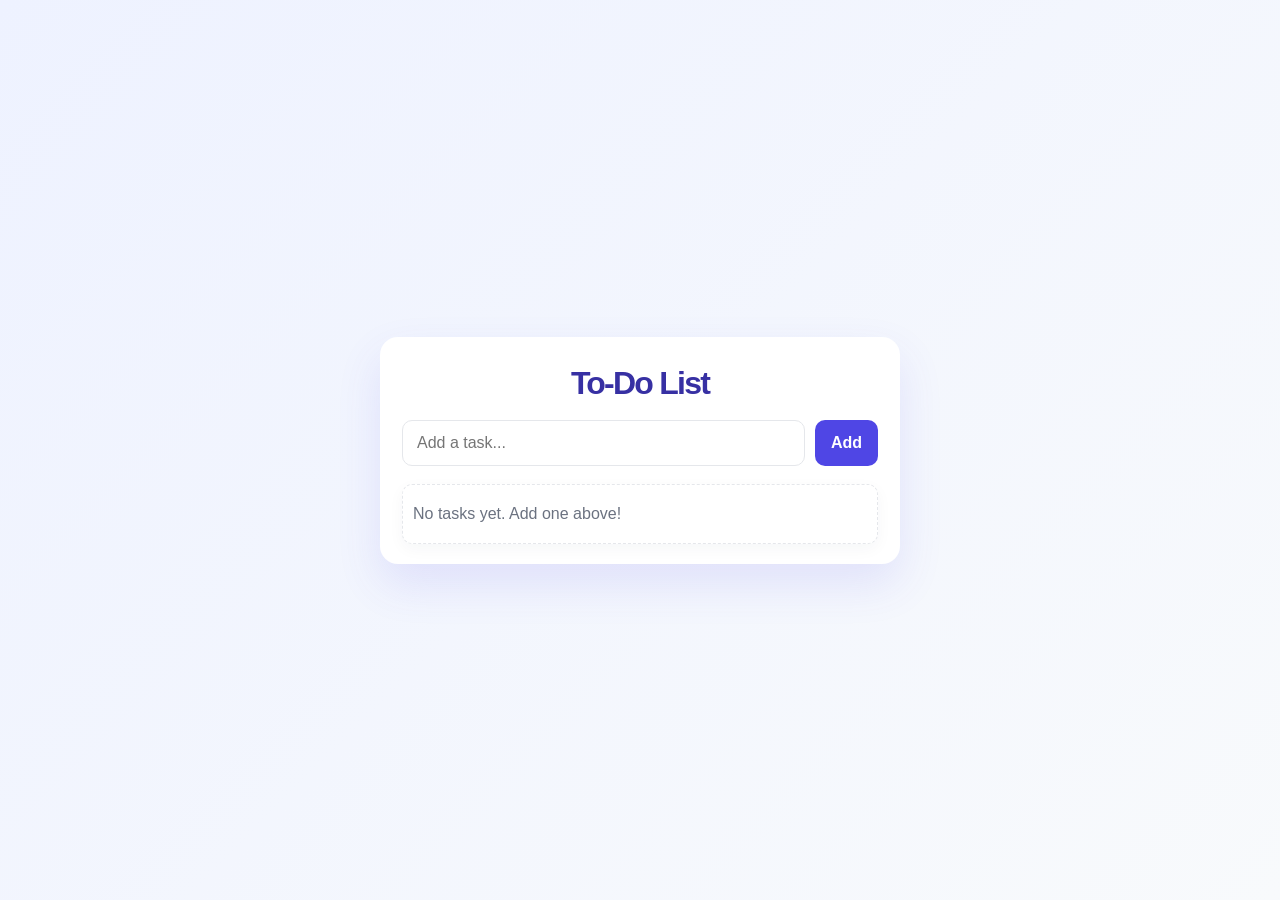
<file: index.html>
<!DOCTYPE html>
<html lang="en">
  <head>
    <meta charset="UTF-8" />
    <meta name="viewport" content="width=device-width, initial-scale=1.0" />
    <title>To-Do List</title>
    <link rel="stylesheet" href="style.css" />
    <style>
      :root {
        --bg: #f4f7fb;
        --card: #ffffff;
        --primary: #4f46e5;
        --primary-dark: #3730a3;
        --text: #1f2937;
        --muted: #6b7280;
        --border: #e5e7eb;
        --success: #22c55e;
        --danger: #d60e0e;

      }

      * {
        box-sizing: border-box;
      }

      body {
        margin: 0;
        font-family: Arial, Helvetica, sans-serif;
        background: linear-gradient(135deg, #eef2ff, #f8fafc);
        color: var(--text);
        min-height: 100vh;
        display: grid;
        place-items: center;
      }

      .todo-app {
        width: min(92vw, 520px);
        background: var(--card);
        border-radius: 18px;
        box-shadow: 0 20px 45px rgba(79, 70, 229, 0.12);
        padding: 28px 22px 20px;
      }

      h1 {
        margin: 0 0 18px;
        font-size: 2rem;
        text-align: center;
        color: var(--primary-dark);
      }

      .input-row {
        display: flex;
        gap: 10px;
        margin-bottom: 18px;
      }

      input[type="text"] {
        flex: 1;
        padding: 13px 14px;
        border: 1px solid var(--border);
        border-radius: 10px;
        font-size: 1rem;
        outline: none;
        transition: border-color 0.2s ease;
      }

      input[type="text"]:focus {
        border-color: var(--primary);
      }

      button {
        border: none;
        border-radius: 10px;
        padding: 12px 16px;
        font-weight: 600;
        cursor: pointer;
        transition: transform 0.15s ease, opacity 0.2s ease;
      }

      button:hover {
        transform: translateY(-1px);
      }

      .add-btn {
        background: var(--primary);
        color: #fff;
      }

      .task-list {
        list-style: none;
        margin: 0;
        padding: 0;
      }

      .task-item {
        display: flex;
        align-items: center;
        gap: 12px;
        background: #f9fafb;
        border: 1px solid var(--border);
        border-radius: 12px;
        padding: 12px 10px;
        margin-bottom: 10px;
      }

      .task-item.completed .task-text {
        text-decoration: line-through;
        color: var(--muted);
      }

      .task-check {
        appearance: none;
        width: 18px;
        height: 18px;
        border: 2px solid var(--primary);
        border-radius: 50%;
        position: relative;
        cursor: pointer;
        background: #fff;
      }

      .task-check:checked {
        background: var(--success);
        border-color: var(--success);
      }

      .task-check:checked::after {
        content: "";
        position: absolute;
        left: 4px;
        top: 1px;
        width: 5px;
        height: 9px;
        border: solid white;
        border-width: 0 2px 2px 0;
        transform: rotate(45deg);
      }

      .task-text {
        flex: 1;
        word-break: break-word;
      }

      .delete-btn {
        background: transparent;
        color: var(--danger);
        padding: 8px 10px;
        font-size: 0.9rem;
      }

      .empty-state {
        text-align: center;
        color: var(--muted);
        padding: 16px 10px;
        border: 1px dashed var(--border);
        border-radius: 10px;
      }

    </style>
  </head>
  <body>
    <div class="todo-app">
      <h1>To-Do List</h1>

      <div class="input-row">
        <input type="text" id="taskInput" placeholder="Add a task..." />
        <button class="add-btn" id="addBtn">Add</button>
      </div>

      <ul class="task-list" id="taskList"></ul>

      <footer></footer>
    </div>

    <script>
      const taskInput = document.getElementById('taskInput');
      const taskList = document.getElementById('taskList');
      const addBtn = document.getElementById('addBtn');

      function createTaskItem(text, completed = false) {
        const li = document.createElement('li');
        li.className = 'task-item' + (completed ? ' completed' : '');

        const checkbox = document.createElement('input');
        checkbox.type = 'checkbox';
        checkbox.className = 'task-check';
        checkbox.checked = completed;

        const taskText = document.createElement('span');
        taskText.className = 'task-text';
        taskText.textContent = text;

        const deleteBtn = document.createElement('button');
        deleteBtn.className = 'delete-btn';
        deleteBtn.textContent = 'Delete';

        checkbox.addEventListener('change', () => {
          li.classList.toggle('completed', checkbox.checked);
        });

        deleteBtn.addEventListener('click', () => {
          li.remove();
          updateEmptyState();
        });

        li.appendChild(checkbox);
        li.appendChild(taskText);
        li.appendChild(deleteBtn);

        return li;
      }

      function updateEmptyState() {
        const tasks = document.querySelectorAll('.task-item');
        if (tasks.length === 0) {
          if (!document.querySelector('.empty-state')) {
            const empty = document.createElement('li');
            empty.className = 'empty-state';
            empty.textContent = 'No tasks yet. Add one above!';
            taskList.appendChild(empty);
          }
        } else {
          const empty = document.querySelector('.empty-state');
          if (empty) empty.remove();
        }
      }

      function addTask() {
        const value = taskInput.value.trim();
        if (!value) {
          taskInput.focus();
          return;
        }

        taskList.appendChild(createTaskItem(value));
        taskInput.value = '';
        taskInput.focus();
        updateEmptyState();
      }

      addBtn.addEventListener('click', addTask);

      taskInput.addEventListener('keydown', (event) => {
        if (event.key === 'Enter') {
          addTask();
        }
      });

      updateEmptyState();
    </script>
  </body>
</html>
</file>
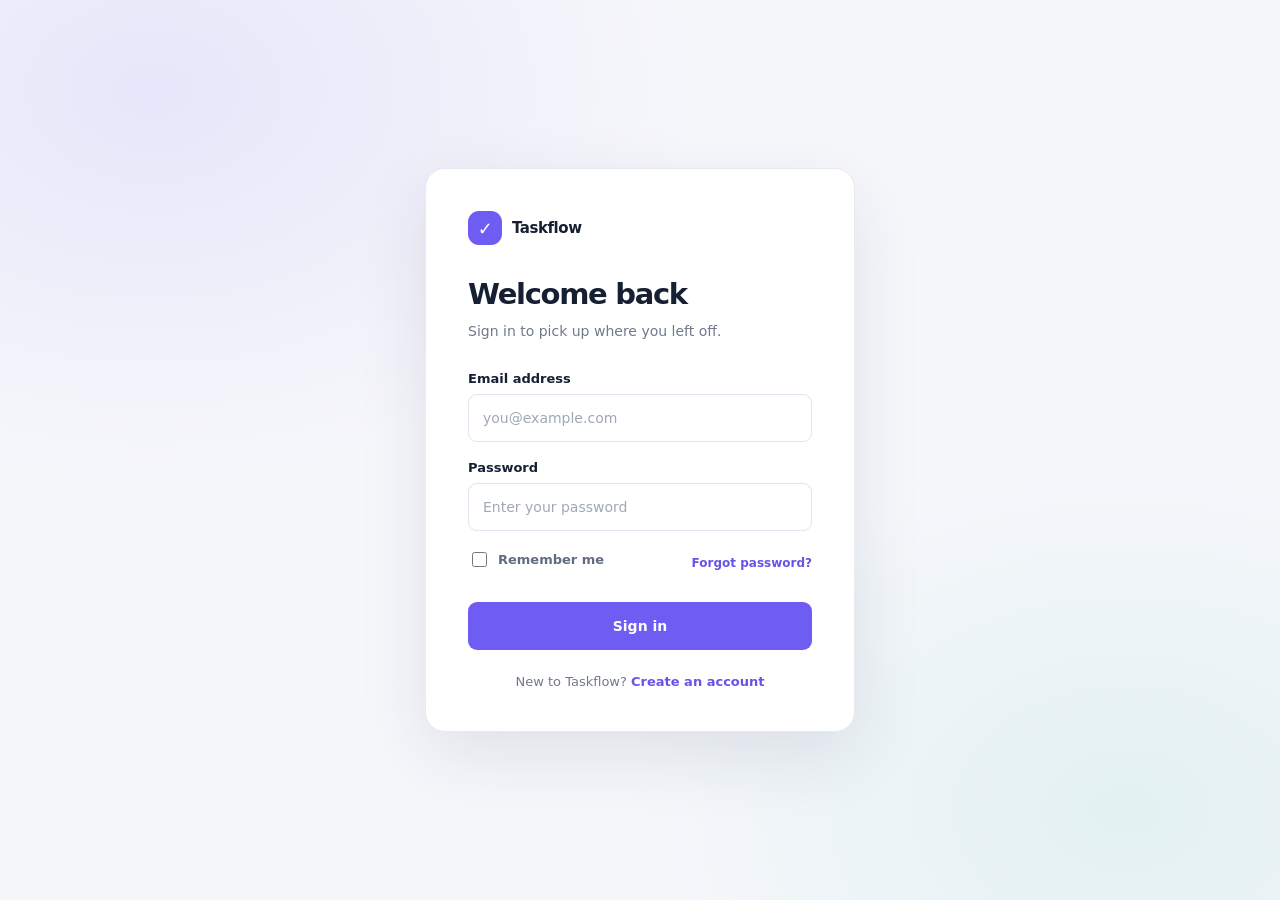
<file: login.html>
<!DOCTYPE html>
<html lang="en">
<head>
	<meta charset="UTF-8">
	<meta name="viewport" content="width=device-width, initial-scale=1.0">
	<meta name="theme-color" content="#f6f7fb">
	<title>Sign in</title>
	<style>
		:root {
			color-scheme: light;
			font-family: Inter, ui-sans-serif, system-ui, -apple-system, BlinkMacSystemFont, "Segoe UI", sans-serif;
			color: #172033;
			background: #f6f7fb;
			font-synthesis: none;
		}

		* { box-sizing: border-box; }

		body {
			min-height: 100vh;
			margin: 0;
			display: grid;
			place-items: center;
			padding: 32px 18px;
			background:
				radial-gradient(ellipse at 12% 10%, rgba(111, 92, 242, .11), transparent 34%),
				radial-gradient(ellipse at 88% 90%, rgba(55, 188, 171, .10), transparent 32%),
				#f6f7fb;
		}

		.login-card {
			width: min(100%, 430px);
			padding: 42px;
			border: 1px solid #e8eaf1;
			border-radius: 20px;
			background: #fff;
			box-shadow: 0 24px 70px rgba(30, 39, 68, .10);
		}

		.brand {
			display: inline-flex;
			align-items: center;
			gap: 10px;
			margin-bottom: 32px;
			color: #172033;
			font-size: 15px;
			font-weight: 750;
			letter-spacing: -.03em;
		}

		.brand-mark {
			display: grid;
			width: 34px;
			height: 34px;
			place-items: center;
			border-radius: 11px;
			background: #6f5cf2;
			color: #fff;
			font-size: 18px;
		}

		h1 { margin: 0; font-size: 29px; letter-spacing: -.045em; }
		.intro { margin: 9px 0 28px; color: #70798d; font-size: 14px; line-height: 1.6; }

		.field { margin-bottom: 18px; }
		label { display: block; margin-bottom: 8px; font-size: 13px; font-weight: 650; }

		input[type="email"], input[type="password"] {
			width: 100%;
			height: 48px;
			padding: 0 14px;
			border: 1px solid #dfe3ed;
			border-radius: 9px;
			outline: none;
			background: #fff;
			color: #172033;
			font: inherit;
			font-size: 14px;
			transition: border-color .2s, box-shadow .2s;
		}

		input::placeholder { color: #a0a7b6; }
		input:focus { border-color: #7969f4; box-shadow: 0 0 0 3px rgba(111, 92, 242, .14); }

		.form-options {
			display: flex;
			justify-content: space-between;
			align-items: center;
			gap: 12px;
			margin: 3px 0 24px;
			font-size: 12px;
		}

		.remember { display: inline-flex; align-items: center; gap: 8px; color: #626c80; }
		.remember input { width: 15px; height: 15px; accent-color: #6f5cf2; }
		a { color: #6654e8; font-weight: 650; text-decoration: none; }
		a:hover { text-decoration: underline; }

		button {
			width: 100%;
			height: 48px;
			border: 0;
			border-radius: 9px;
			background: #6f5cf2;
			color: #fff;
			cursor: pointer;
			font: inherit;
			font-size: 14px;
			font-weight: 700;
			transition: background .2s, transform .2s;
		}

		button:hover { background: #5e4ce0; }
		button:active { transform: translateY(1px); }
		button:focus-visible, a:focus-visible { outline: 3px solid #bcb4ff; outline-offset: 3px; }

		.signup { margin: 24px 0 0; color: #70798d; text-align: center; font-size: 13px; }

		@media (max-width: 480px) {
			.login-card { padding: 32px 24px; }
		}
	</style>
</head>
<body>
	<main class="login-card">
		<div class="brand" aria-label="Taskflow">
			<span class="brand-mark" aria-hidden="true">✓</span>
			<span>Taskflow</span>
		</div>

		<h1>Welcome back</h1>
		<p class="intro">Sign in to pick up where you left off.</p>

		<form action="#" method="post">
			<div class="field">
				<label for="email">Email address</label>
				<input id="email" name="email" type="email" placeholder="you@example.com" autocomplete="email" required>
			</div>

			<div class="field">
				<label for="password">Password</label>
				<input id="password" name="password" type="password" placeholder="Enter your password" autocomplete="current-password" required>
			</div>

			<div class="form-options">
				<label class="remember" for="remember">
					<input id="remember" name="remember" type="checkbox">
					Remember me
				</label>
				<a href="#forgot-password">Forgot password?</a>
			</div>

			<button type="submit">Sign in</button>
		</form>

		<p class="signup">New to Taskflow? <a href="#sign-up">Create an account</a></p>
	</main>
</body>
</html>
</file>
<file: style.css>
* {
	box-sizing: border-box;
}

:root {
	font-family: Inter, ui-sans-serif, system-ui, -apple-system, BlinkMacSystemFont, "Segoe UI", sans-serif;
	color: #20283a;
	background: #f3f5fb;
	font-synthesis: none;
	text-rendering: optimizeLegibility;
}

body {
	min-height: 100vh;
	margin: 0;
	padding: clamp(2.5rem, 9vh, 5rem) 1.25rem;
	background: radial-gradient(ellipse at top, #e8edff 0, #f3f5fb 38rem);
}

body > * {
	width: min(100%, 38rem);
	margin-right: auto;
	margin-left: auto;
}

h1 {
	margin-top: 0;
	margin-bottom: 1.75rem;
	color: #20283a;
	font-size: clamp(2rem, 6vw, 3rem);
	font-weight: 800;
	letter-spacing: -0.055em;
	text-align: center;
}

form {
	display: flex;
	gap: 0.65rem;
	padding: 0.65rem;
	border: 1px solid #e5e8f1;
	border-radius: 1rem;
	background: #fff;
	box-shadow: 0 12px 35px rgb(35 48 85 / 8%);
}

input:not([type="checkbox"]) {
	min-width: 0;
	flex: 1;
	padding: 0.85rem 1rem;
	border: 1px solid transparent;
	border-radius: 0.65rem;
	outline: none;
	color: inherit;
	font: inherit;
}

input:not([type="checkbox"]):focus {
	border-color: #aab8ff;
	box-shadow: 0 0 0 3px rgb(92 113 245 / 14%);
}

button {
	padding: 0.8rem 1.15rem;
	border: 0;
	border-radius: 0.65rem;
	background: #5869e8;
	color: #fff;
	font: inherit;
	font-weight: 700;
	cursor: pointer;
	transition: background 150ms ease, transform 150ms ease;
}

button:hover {
	transform: translateY(-1px);
	background: #4657d3;
}

button:focus-visible,
input:focus-visible {
	outline: 3px solid rgb(88 105 232 / 35%);
	outline-offset: 2px;
}

ul,
ol {
	display: grid;
	gap: 0.7rem;
	margin: 1.25rem 0 0;
	padding: 0;
	list-style: none;
}

li {
	display: flex;
	align-items: center;
	gap: 0.8rem;
	min-height: 3.75rem;
	padding: 0.8rem 1rem;
	border: 1px solid #e8eaf2;
	border-radius: 0.85rem;
	background: #fff;
	box-shadow: 0 5px 16px rgb(35 48 85 / 4%);
}

li input[type="checkbox"] {
	width: 1.1rem;
	height: 1.1rem;
	accent-color: #5869e8;
	cursor: pointer;
}

li button {
	margin-left: auto;
	padding: 0.45rem 0.7rem;
	background: #fff0f0;
	color: #bf4545;
	font-size: 0.9rem;
}

li button:hover {
	background: #ffe1e1;
}

li:has(input[type="checkbox"]:checked) {
	color: #8990a2;
}

li:has(input[type="checkbox"]:checked) label {
	text-decoration: line-through;
}

@media (max-width: 420px) {
	body {
		padding-right: 1rem;
		padding-left: 1rem;
	}

	form {
		gap: 0.35rem;
		padding: 0.4rem;
	}

	form button {
		padding-right: 0.85rem;
		padding-left: 0.85rem;
	}
}
</file>
